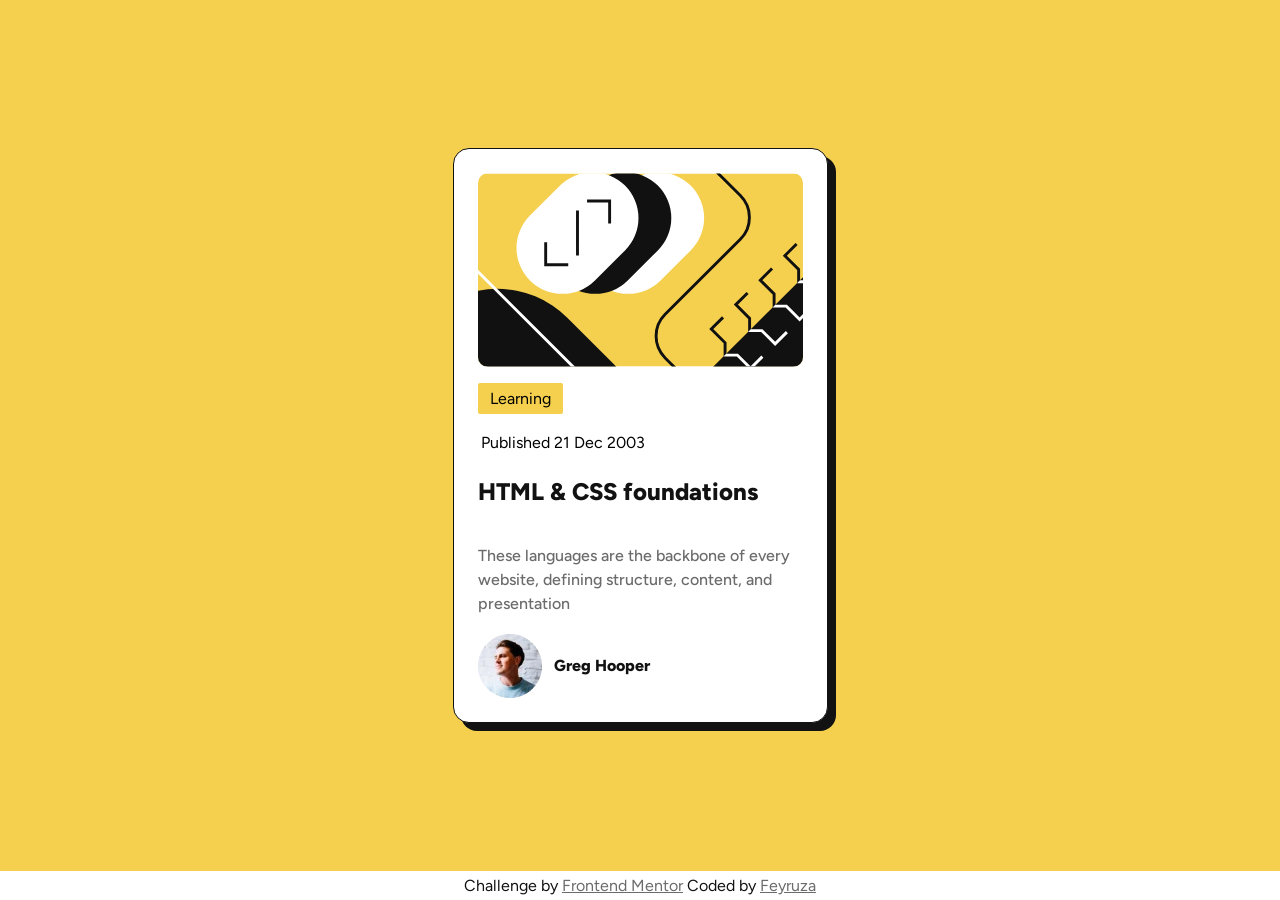
<file: blog-preview-card/index.html>
<!DOCTYPE html>
<html lang="en">
  <head>
     <meta charset="UTF-8">
     <meta name="viewport" content="width=device-width, initial-scale=1.0">
     <link rel="preconnect" href="https://fonts.googleapis.com">
<link rel="preconnect" href="https://fonts.gstatic.com" crossorigin>
<link href="https://fonts.googleapis.com/css2?family=Figtree:wght@500;800&display=swap" rel="stylesheet">
     <link rel="stylesheet" href="style.css">
     <title>Blog Preview Card</title>
  </head>
  <body>
     <main>
      <article class="blog-card">
          <img class="blog-card__image" alt="" src="./assets/images/illustration-article.svg">
          <a><span class="blog-card__tag">Learning</span></a>
          <time datetime="2003-12-21" class="blog-card__date">Published 21 Dec 2003</time>
          <a><h2 class="blog-card__title">HTML & CSS foundations</h2></a>
          <p class="blog-card__description">These languages are the backbone of every website, defining structure, content, and presentation</p>

          <footer class="blog-card__author">
            <img class="blog-card__avatar" alt="Greg Hooper" src="./assets/images/image-avatar.webp">
            <span class="blog-card__name">Greg Hooper</span>
          </footer>
      </article>
     </main>
     <footer class="attribution">
      Challenge by
      <a href="https://www.frontendmentor.io?ref=challenge">Frontend Mentor</a>
      Coded by <a href="https://github.com/precious161">Feyruza</a>
     </footer>
  </body>
</html>
</file>
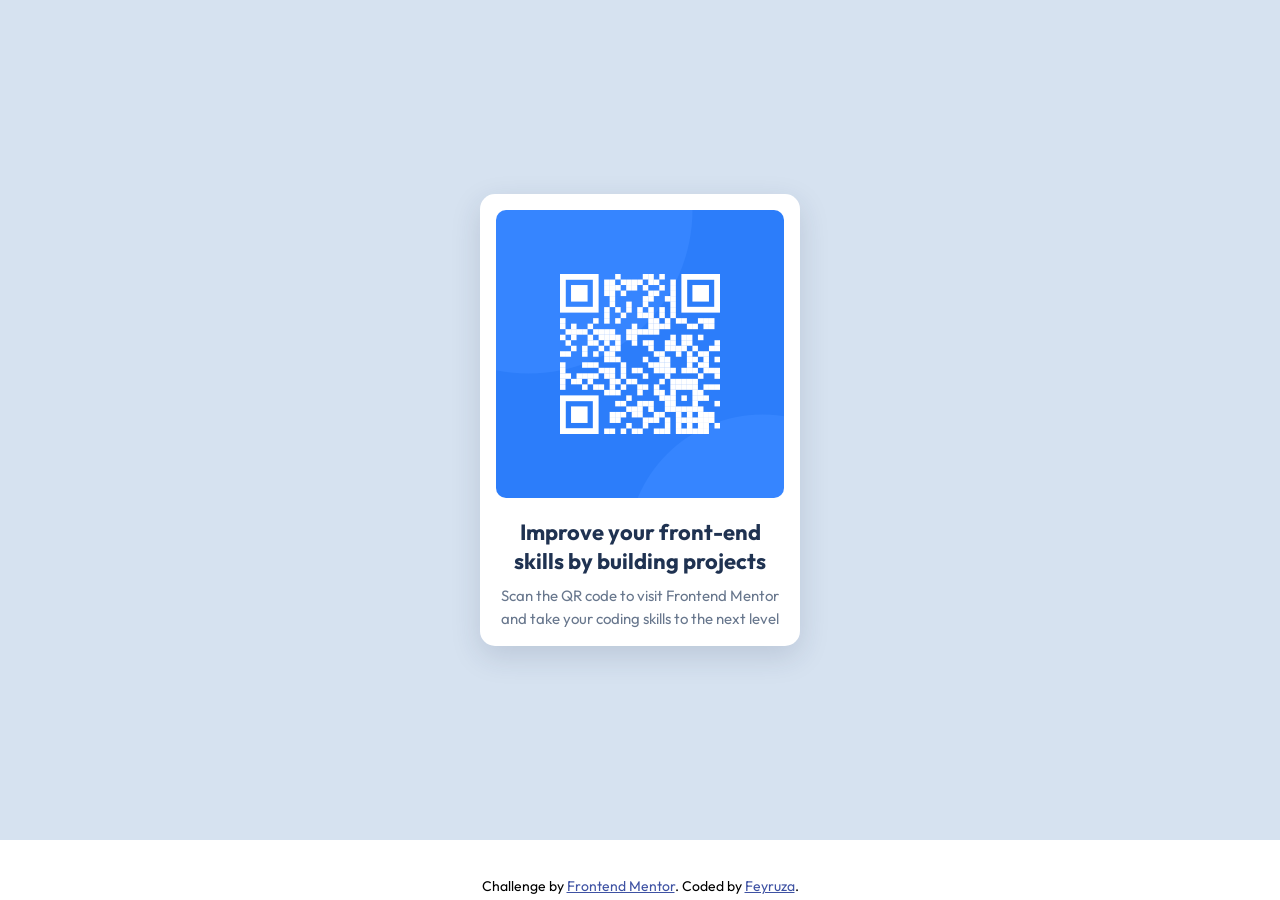
<file: qr-code-component/index.html>
<!doctype html>
<html lang="en">
  <head>
    <meta charset="UTF-8" />
    <meta name="viewport" content="width=device-width, initial-scale=1.0" />
    <link rel="preconnect" href="https://fonts.googleapis.com" />
    <link rel="preconnect" href="https://fonts.gstatic.com" crossorigin />
    <link
      href="https://fonts.googleapis.com/css2?family=Outfit:wght@400;700&display=swap"
      rel="stylesheet"
    />
    <link rel="stylesheet" href="style.css" />
    <title>QR Code</title>
  </head>
  <body>
    <main>
      <article class="card">
        <img class="card__image" src="./images/image-qr-code.png" alt="" />
        <h1 class="card__title">
          Improve your front-end skills by building projects
        </h1>
        <p class="card__text">
          Scan the QR code to visit Frontend Mentor and take your coding skills
          to the next level
        </p>
      </article>
    </main>
    <footer class="attribution">
  Challenge by
  <a href="https://www.frontendmentor.io?ref=challenge">Frontend Mentor</a>.
  Coded by <a href="https://github.com/precious161">Feyruza</a>.
</footer>
  </body>
</html>
</file>
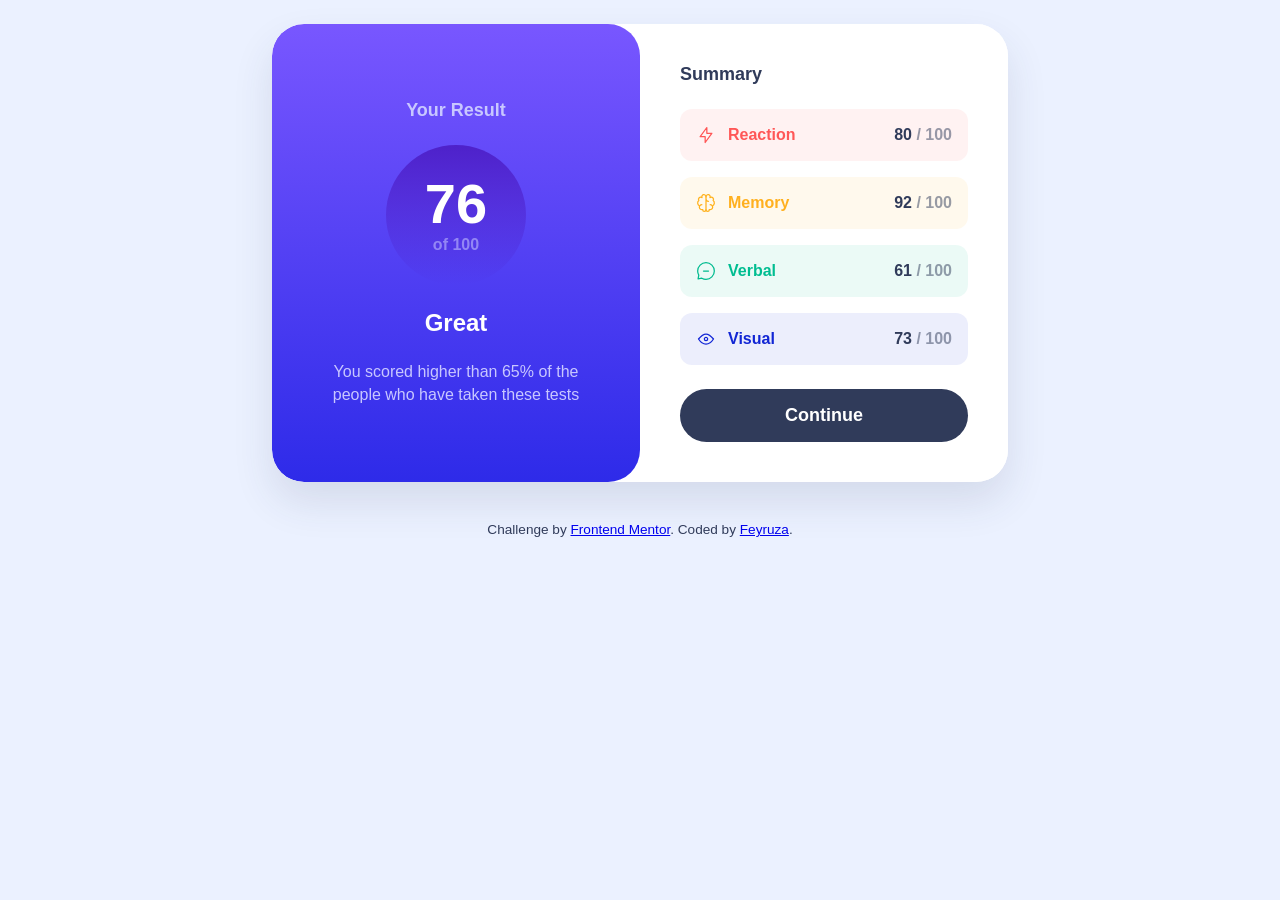
<file: results-summary-component/index.html>
<!DOCTYPE html>
<bo lang="en">
<head>
  <meta charset="UTF-8">
  <meta name="viewport" content="width=device-width, initial-scale=1.0">
  <link rel="preconnect" href="https://fonts.googleapis.com">
  <link rel="preconnect" href="https://fonts.gstatic.com" crossorign>
  <link rel="https://fonts.googleapis.com/css2?family=Hanken+Grotesk:wght@500;700;800&display=swap" rel="stylesheet">
  <link rel="stylesheet" href="style.css">
  <title>Results Summary</title>
</head>
  <main>
    <article class="card">
      <section class="results" aria-labelledby="results-heading">
        <h1 id="results-heading" class="results__heading">Your Result</h1>
        <div class="results__circle">
          <p class="results__score">
            <span class="results__score-value">76</span>
            <span class="results__score-total">of 100</span>
          </p>
        </div>
        <h2 class="results__title">Great</h2>
        <p class="results__description">You scored higher than 65% of the people who have taken these tests</p>
      </section>
      <section class="summary" aria-labelledby="summary-heading">
        <h2 id="summary-heading" class="summary__heading">Summary</h2>
        <ul class="summary__lists">
          <li class="summary__list summary__list--reaction">
            <img class="list__icon" src="./assets/images/icon-reaction.svg" alt="" aria-hidden="true">
            <span class="summary__name">Reaction</span>
            <span class="summary__score"><strong>80</strong> / 100</span>
          </li>
          <li class="summary__list summary__list--memory">
            <img class="list__icon" src="./assets/images/icon-memory.svg" alt="" aria-hidden="true">
            <span class="summary__name">Memory</span>
            <span class="summary__score"><strong>92</strong> / 100</span>
          </li>
          <li class="summary__list summary__list--verbal">
            <img class="list__icon" src="./assets/images/icon-verbal.svg" alt="" aria-hidden="true">
            <span class="summary__name">Verbal</span>
            <span class="summary__score"><strong>61</strong> / 100</span>
          </li>
          <li class="summary__list summary__list--visual">
            <img class="list__icon" src="./assets/images/icon-visual.svg" alt="" aria-hidden="true">
            <span class="summary__name">Visual</span>
            <span class="summary__score"><strong>73</strong> / 100</span>
          </li>
        </ul>
        <button type="button" class="summary__button">Continue</button>
      </section>
    </article>
  </main>

  <footer class="attribution">
    Challenge by <a href="https://www.frontendmentor.io?ref=challenge" target="_blank" rel="noopener noreferrer">Frontend Mentor</a>.
    Coded by <a href="https://github.com/precious161">Feyruza</a>.
  </footer>
</body>
</html>
</file>
<file: blog-preview-card/style.css>
*,*::before,*::after{
     box-sizing: border-box;
}

body{
   display: flex;
   flex-direction: column;
   min-height: 100vh;
   margin: 0;
   font-family: "Figtree", sans-serif;
}

main{
  flex: 1;
  background-color: hsl(47, 88%, 63%);
  display: flex;
  align-items: center;
  justify-content: center;
  padding: 1rem;
}

.blog-card{
  background-color: hsl(0, 0%, 100%);
  max-width: 375px;
  width: 100%;
  display: flex;
  flex-direction: column;
  gap: 1px;
  padding: 24px;
  border-radius: 16px;
  border: 1px solid hsl(0, 0%, 7%);
  box-shadow: 8px 8px 0 hsl(0, 0%, 7%);
}

.blog-card__image{
   width: 100%;
   display: block;
   border-radius: 10px;
}

.blog-card__tag{
  background-color: hsl(47, 88%, 63%);
  display: inline-block;
  align-self: flex-start;
  padding: 6px 12px;
  border-radius: 2px;
  margin: 15px 0px;
}

.blog-card__tag:hover{
  background-color: hsl(0, 0%, 42%);
  cursor: pointer;
}

.blog-card__date{
  padding: 3px;
}

.blog-card__title{
  color: hsl(0, 0%, 7%);
  font-weight:800;
  font-size: 24px;
  line-height: 1.3;
}

.blog-card__title:hover{
  color: hsl(47, 88%, 63%);
  cursor: pointer;
}

.blog-card__description{
  color: hsl(0, 0%, 42%);
  font-weight: 500;
  font-size: 16px;
  line-height: 1.5;
}

.blog-card__author{
  display: flex;
  flex-direction: row;
  gap: 12px;
  align-items: center;
}

.blog-card__name{
   color: hsl(0, 0%, 7%);
   font-weight: 800;
}

.attribution{
  color: hsl(0, 0%, 7%);
  text-align: center;
  font-size: 16px;
  padding: 5px;
}

.attribution a{
  color : hsl(0, 0%, 42%);
}
</file>
<file: qr-code-component/style.css>
*, *::before, *::after{
  box-sizing: border-box;
}

body{
  display: flex;
  flex-direction:column;
  min-height: 100vh;
  margin: 0;
  font-family:"Outfit", sans-serif;
  font-weight: 400;
}
main{
  flex: 1;
  background-color: hsl(212,45%,89%);
  display: flex;
  align-items: center;
  justify-content: center;
  padding: 1rem;
}
.card{
   background-color: hsl(0,0%,100%);
   border-radius: 15px;
   max-width:320px;
   width: 100%;
   box-shadow: 0 10px 30px hsla(218,44%,22%,0.15);
   padding: 16px;
   text-align: center;
}
.card__image{
  width: 100%;
  display: block;
  border-radius: 10px;
}
.card__title{
   color: hsl(218,44%,22%);
   font-weight: 700;
   font-size: 1.375rem;
   line-height: 1.3;
   margin: 20px 0 10px;
}
.card__text{
  color: hsl(216,15%,48%);
  font-size: 15px;
  line-height: 1.5;
  margin: 0;
}
.attribution {
  font-size: 0.875rem;
  text-align: center;
  margin-top: 2rem;
  padding: 5px;
}
.attribution a {
  color: hsl(228, 45%, 44%);
}
</file>
<file: results-summary-component/style.css>
:root {
  /* Primary Colors */
  --clr-light-red: hsl(0, 100%, 67%);
  --clr-orangey-yellow: hsl(39, 100%, 56%);
  --clr-green-teal: hsl(166, 100%, 37%);
  --clr-cobalt-blue: hsl(234, 85%, 45%);

  /* Gradients */
  --grad-slate-blue: hsl(252, 100%, 67%);
  --grad-royal-blue: hsl(241, 81%, 54%);
  --grad-violet-circle: hsla(256, 72%, 46%, 1);
  --grad-persian-circle: hsla(241, 72%, 46%, 0);

  /* Neutrals */
  --clr-white: hsl(0, 0%, 100%);
  --clr-pale-blue: hsl(221, 100%, 96%);
  --clr-light-lavender: hsl(241, 100%, 89%);
  --clr-dark-gray-blue: hsl(224, 30%, 27%);

  /* Typography */
  --ff-base: 'Hanken Grotesk', sans-serif;
}

*, *::before, *::after {
  box-sizing: border-box;
}

body {
  display: flex;
  flex-direction: column;
  min-height: 100vh;
  margin: 0;
  font-family: var(--ff-base);
  background-color: var(--clr-pale-blue);
  color: var(--clr-dark-gray-blue);
}

main {
  flex: 1;
  display: flex;
  align-items: center;
  justify-content: center;
}

.card {
  display: flex;
  flex-direction: column;
  width: 100%;
  max-width: 46rem;
  background-color: var(--clr-white);
  overflow: hidden;
}

.results {
  background: linear-gradient(to bottom, var(--grad-slate-blue), var(--grad-royal-blue));
  color: var(--clr-light-lavender);
  padding: 1.5rem 2.5rem 2.5rem;
  display: flex;
  flex-direction: column;
  align-items: center;
  justify-content: center;
  text-align: center;
  border-radius: 0 0 2rem 2rem;
  gap: 1.5rem;
}

.results__heading {
  font-size: 1.125rem;
  font-weight: 700;
  margin: 0;
}

.results__circle {
  display: flex;
  align-items: center;
  justify-content: center;
  border-radius: 50%;
  width: 8.75rem;
  height: 8.75rem;
  background: linear-gradient(to bottom, var(--grad-violet-circle), var(--grad-persian-circle));
}

.results__score {
  display: flex;
  flex-direction: column;
  align-items: center;
  margin: 0;
}

.results__score-value {
  font-size: 3.5rem;
  font-weight: 800;
  color: var(--clr-white);
  line-height: 1;
}

.results__score-total {
  font-size: 1rem;
  font-weight: 700;
  color: hsla(241, 100%, 89%, 0.55);
  margin-top: 0.25rem;
}

.results__title {
  font-size: 1.5rem;
  font-weight: 700;
  color: var(--clr-white);
  margin: 0;
}

.results__description {
  font-size: 1rem;
  font-weight: 500;
  color: var(--clr-light-lavender);
  line-height: 1.4;
  margin: 0;
  max-width: 28ch;
}

.summary {
  background-color: var(--clr-white);
  padding: 1.5rem 2rem 2rem;
  display: flex;
  flex-direction: column;
  gap: 1.5rem;
}

.summary__heading {
  font-size: 1.125rem;
  font-weight: 700;
  margin: 0;
}

.summary__lists {
  list-style: none;
  padding: 0;
  margin: 0;
  display: flex;
  flex-direction: column;
  gap: 1rem;
}

.summary__list {
  display: flex;
  align-items: center;
  gap: 0.75rem;
  padding: 1rem;
  border-radius: 0.75rem;
  font-weight: 700;
}

.summary__list--reaction {
  background-color: hsla(0, 100%, 67%, 0.08);
  color: var(--clr-light-red);
}

.summary__list--memory {
  background-color: hsla(39, 100%, 56%, 0.08);
  color: var(--clr-orangey-yellow);
}

.summary__list--verbal {
  background-color: hsla(166, 100%, 37%, 0.08);
  color: var(--clr-green-teal);
}

.summary__list--visual {
  background-color: hsla(234, 85%, 45%, 0.08);
  color: var(--clr-cobalt-blue);
}

.summary__score {
  margin-left: auto;
  color: hsla(224, 30%, 27%, 0.5);
}

.summary__score strong {
  color: var(--clr-dark-gray-blue);
  font-weight: 800;
}

.summary__button {
  width: 100%;
  padding: 1rem;
  border: none;
  border-radius: 9999px;
  background-color: var(--clr-dark-gray-blue);
  color: var(--clr-white);
  font-size: 1.125rem;
  font-weight: 700;
  font-family: inherit;
  cursor: pointer;
  margin-top: auto;
}

.summary__button:hover,
.summary__button:focus-visible {
  background: linear-gradient(to bottom, var(--grad-slate-blue), var(--grad-royal-blue));
}

.summary__button:focus-visible {
  outline: 3px solid var(--clr-cobalt-blue);
  outline-offset: 3px;
}

.attribution {
  text-align: center;
  font-size: 0.85rem;
  padding: 1rem;
}

@media (min-width: 48rem) {
  main {
    padding: 1.5rem;
  }

  .card {
    flex-direction: row;
    border-radius: 2rem;
    box-shadow: 0 20px 40px hsla(224, 30%, 27%, 0.12);
  }

  .results,
  .summary {
    flex: 1;
    padding: 2.5rem;
  }

  .results {
    border-radius: 2rem;
  }
}
</file>
